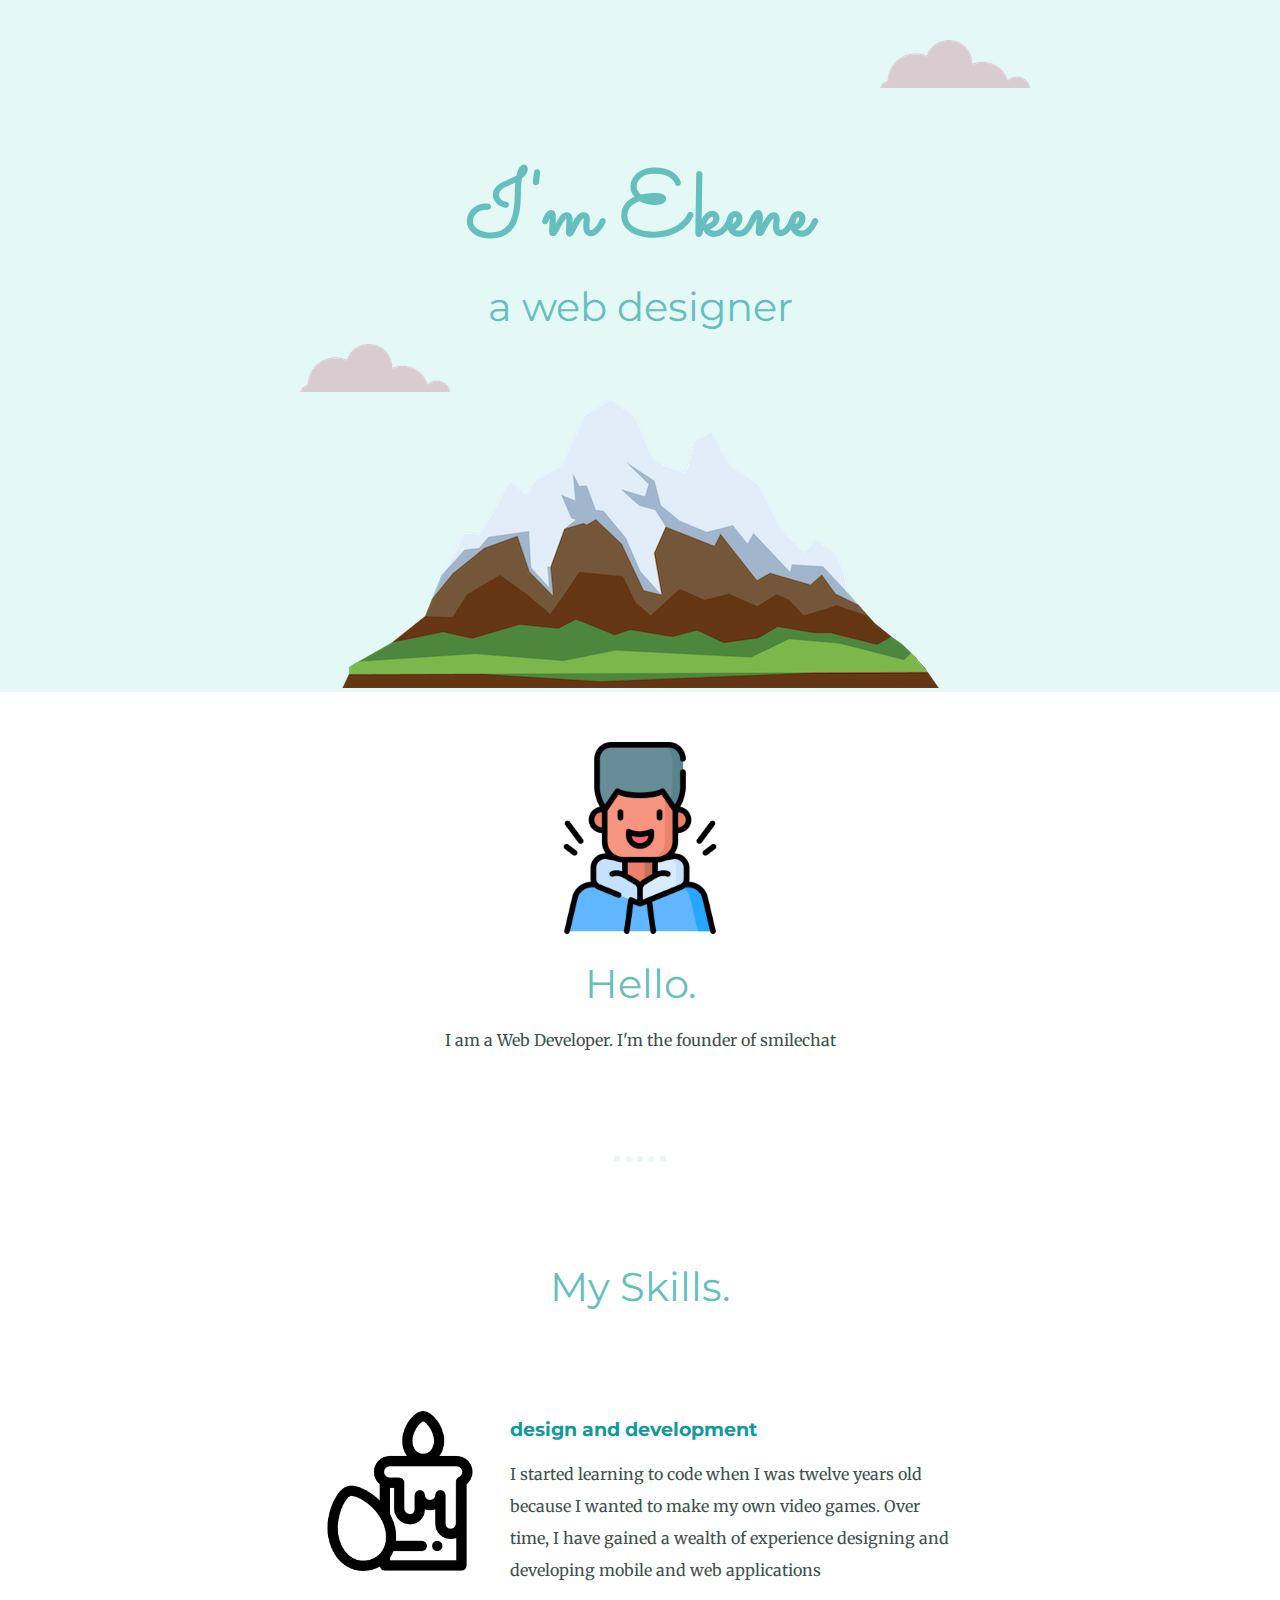
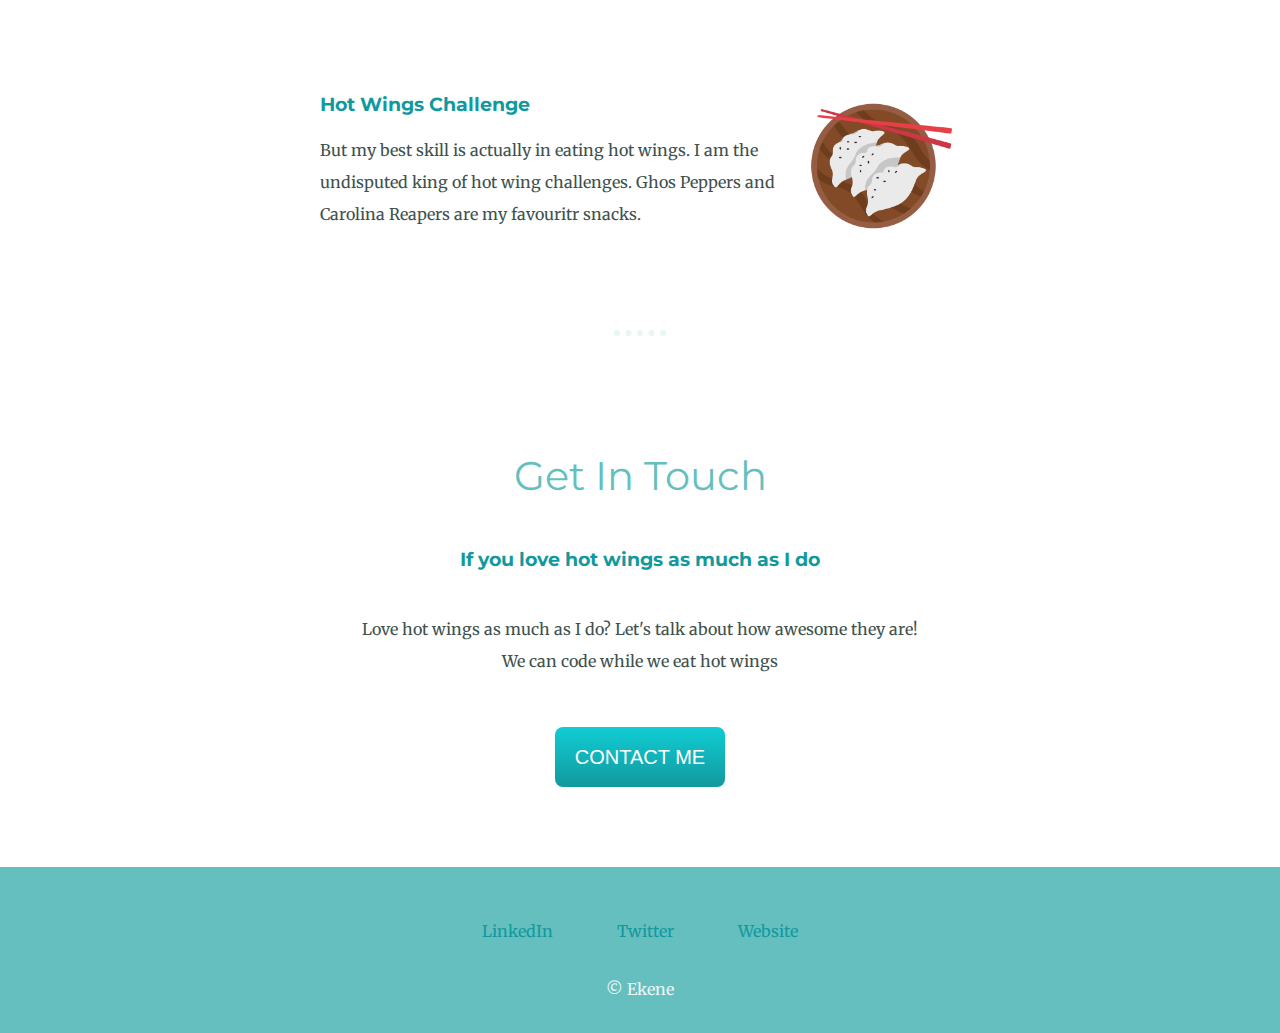
<file: index.html>
<!DOCTYPE html>
<html lang="en">
<head>
    <meta charset="UTF-8">
    <meta http-equiv="X-UA-Compatible" content="IE=edge">
    <meta name="viewport" content="width=device-width, initial-scale=1.0">
    <title>Kenzo</title>
    <link rel="stylesheet" href="kenzo.css ">
    <link rel="icon" href="favicon.ico">
    <link rel="preconnect" href="https://fonts.googleapis.com"><link rel="preconnect" href="https://fonts.gstatic.com" crossorigin><link href="https://fonts.googleapis.com/css2?family=Merriweather&family=Montserrat&family=Sacramento&display=swap" rel="stylesheet">
</head>
<body>
    <div class="top-container">
        <img class="top-cloud" src="./images/cloud.png" alt="cloud">    
    <h1>I'm Ekene</h1>
    <h2> a web designer</h2>
    <img class="bottom-cloud" src="./images/cloud.png" alt="cloud">
    <img src="./images/mountain.png" alt="cloud">
    </div>

    <div class="middle-container">
        <div class="profile">
          <img class="img1" src="./images/boy.png" alt="">
          <h2>Hello.</h2>
          <p> I am a Web Developer. I'm the founder of smilechat</p>
        </div>
        <hr>
        <div class="skills">
          <h2>My Skills.</h2>
          <div class="skill-row">
            <img class="img2" src="./images/candle.png" alt="">
            <h3>design and development</h3>
            <p> I started learning to code when I was twelve years old because I wanted to make my own video games. Over time, I have gained a wealth of experience designing and developing mobile and web applications </p>
          </div>
          <div class="skill-row">
            <img class="img3" src="./images/dumpling.png" alt="">
            <h3>Hot Wings Challenge</h3>
            <p> But my best skill is actually in eating hot wings. I am the undisputed king of hot wing challenges. Ghos Peppers and Carolina Reapers are my favouritr snacks.</p>
          </div>
        </div>
        <hr>
        <div class="contact-me">
          <h2 class="p1">Get In Touch</h2>
          <h3 class="p1">If you love hot wings as much as I do</h3>
          <p>Love hot wings as much as I do? Let's talk about how awesome they are! <br> We can code while we eat hot wings</p>
          <a class="btn" href="mailto:ekeneazubuko2935@gmail.com">CONTACT ME</a>
        </div>
      </div>
      
      
      <div class="bottom-container">
        <a class="footer-link" href="https://www.linkedin.com/">LinkedIn</a>
        <a class="footer-link" href="https://twitter.com/">Twitter</a>
        <a class="footer-link" href="https://www.appbrewery.co/">Website</a>
        <p>© Ekene</p>
      </div>
      

</body>
</html>
</file>
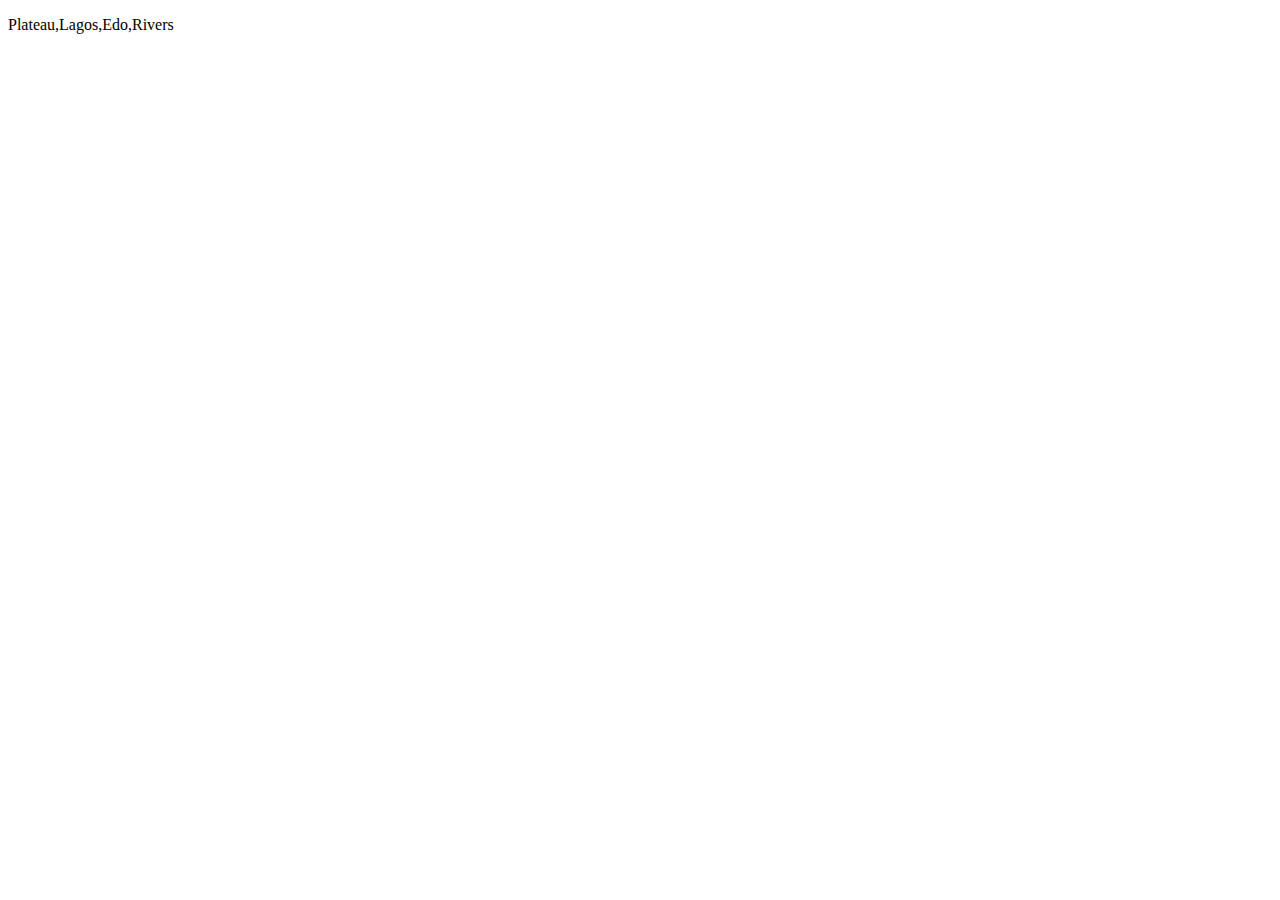
<file: javascript/java.html>
<!DOCTYPE html>
<html lang="en">
<head>
    <meta charset="UTF-8">
    <meta http-equiv="X-UA-Compatible" content="IE=edge">
    <meta name="viewport" content="width=device-width, initial-scale=1.0">
    <title>Document</title>
</head>
<body>
    <p id="demo"></p>
    <script>
        let na="Ekene"
let ad="Jos"
let age = 17
let dob='20/09/2005'
let city='Nigerian'
let pob='Jos'
let rel='Christianity'

const states=["Plateau","Lagos","Edo","Rivers"]

const Ekene={
    name:"Ekene",
    dob:"20/09/2005",
    address:" Jos",
    city:"Nigerian",
    place:"Jos",
    Religion:"christianity"
};
document.getElementById("demo").innerHTML= states


    </script>
</body>
</html>
</file>
<file: kenzo.css>
* {
    margin: 0px;
    box-sizing: border-box;
    padding: 0px;
}
body {
    text-align: center;
    font-family: 'Merriweather' ,serif;
    color: #40514E;
}
h1 {
    font-family: 'sacramento' , cursive;
    font-size: 562.5%;
    margin: 50px auto 0 auto;
    color:  #66BFBF;
}
h2{
    font-family: 'montserrat', sans-serif;
    font-size: 2.5rem;
    color:  #66BFBF;
    font-weight: normal;
}
h3 {
    font-family: 'montserrat', sans-serif;
    color: #11999E;
    padding-bottom: 10px;
}
a {
    color: #11999E;
}
.bottom-cloud {
    position: absolute;
    left: 300px;
    bottom: 300px;
}
.top-cloud {
    position: absolute;
    right: 250px;
    top: 40px;
}
.top-container {
    position: relative;
    padding-top: 100px;
    background-color: #E4F9F5;
}
.skill-row {
    width: 50%;
    margin: 100px auto 100px auto;
    text-align: left;
    line-height: 2;
}
.img2 {
    width: 25%;
    float: left;
    margin-right: 30px;
}
.img3 {
    width: 25%;
    float: right;
}
.img1 {
    width: 15%;
}
hr {
    width: 4%;
    margin: 100px auto 100px auto;
    border: dotted 6px #EAF6F6;
    border-bottom: none;
}
.profile {
    line-height: 2;
    padding-top: 50px;
}
.contact-me {
    line-height: 2;
}
.p1 {
    margin-bottom: 25px;
}
.bottom-container {
    background-color: #66BFBF;
    padding: 30px 0px 20px;
    line-height: 3;
}
.footer-link {
    text-decoration: none;
    color: #11999E;
    margin: 10px 30px;
    display: inline-block;
}
.bottom-container p {
    color: #EAF6F6;
}
.btn {
    background: #11cdd4;
    background-image: -webkit-linear-gradient(top, #11cdd4, #11999e);
    background-image: -moz-linear-gradient(top, #11cdd4, #11999e);
    background-image: -ms-linear-gradient(top, #11cdd4, #11999e);
    background-image: -o-linear-gradient(top, #11cdd4, #11999e);
    background-image: linear-gradient(to bottom, #11cdd4, #11999e);
    -webkit-border-radius: 8;
    -moz-border-radius: 8;
    border-radius: 8px;
    font-family: Arial;
    color: #ffffff;
    font-size: 20px;
    padding: 10px 20px 10px 20px;
    text-decoration: none;
    margin: 50px auto 80px auto;
    display: inline-block;
  }
  
  .btn:hover {
    background:  #30e3cb;
    background-image: -webkit-linear-gradient(top,  #30e3cb,  #2bc4ad);
    background-image: -moz-linear-gradient(top,  #30e3cb,  #2bc4ad);
    background-image: -ms-linear-gradient(top,  #30e3cb,  #2bc4ad);
    background-image: -o-linear-gradient(top,  #30e3cb,  #2bc4ad);
    background-image: linear-gradient(to bottom,  #30e3cb,  #2bc4ad);
    text-decoration: none;
  }
  a:hover {
    color: #EAF6F6;
  }
</file>
